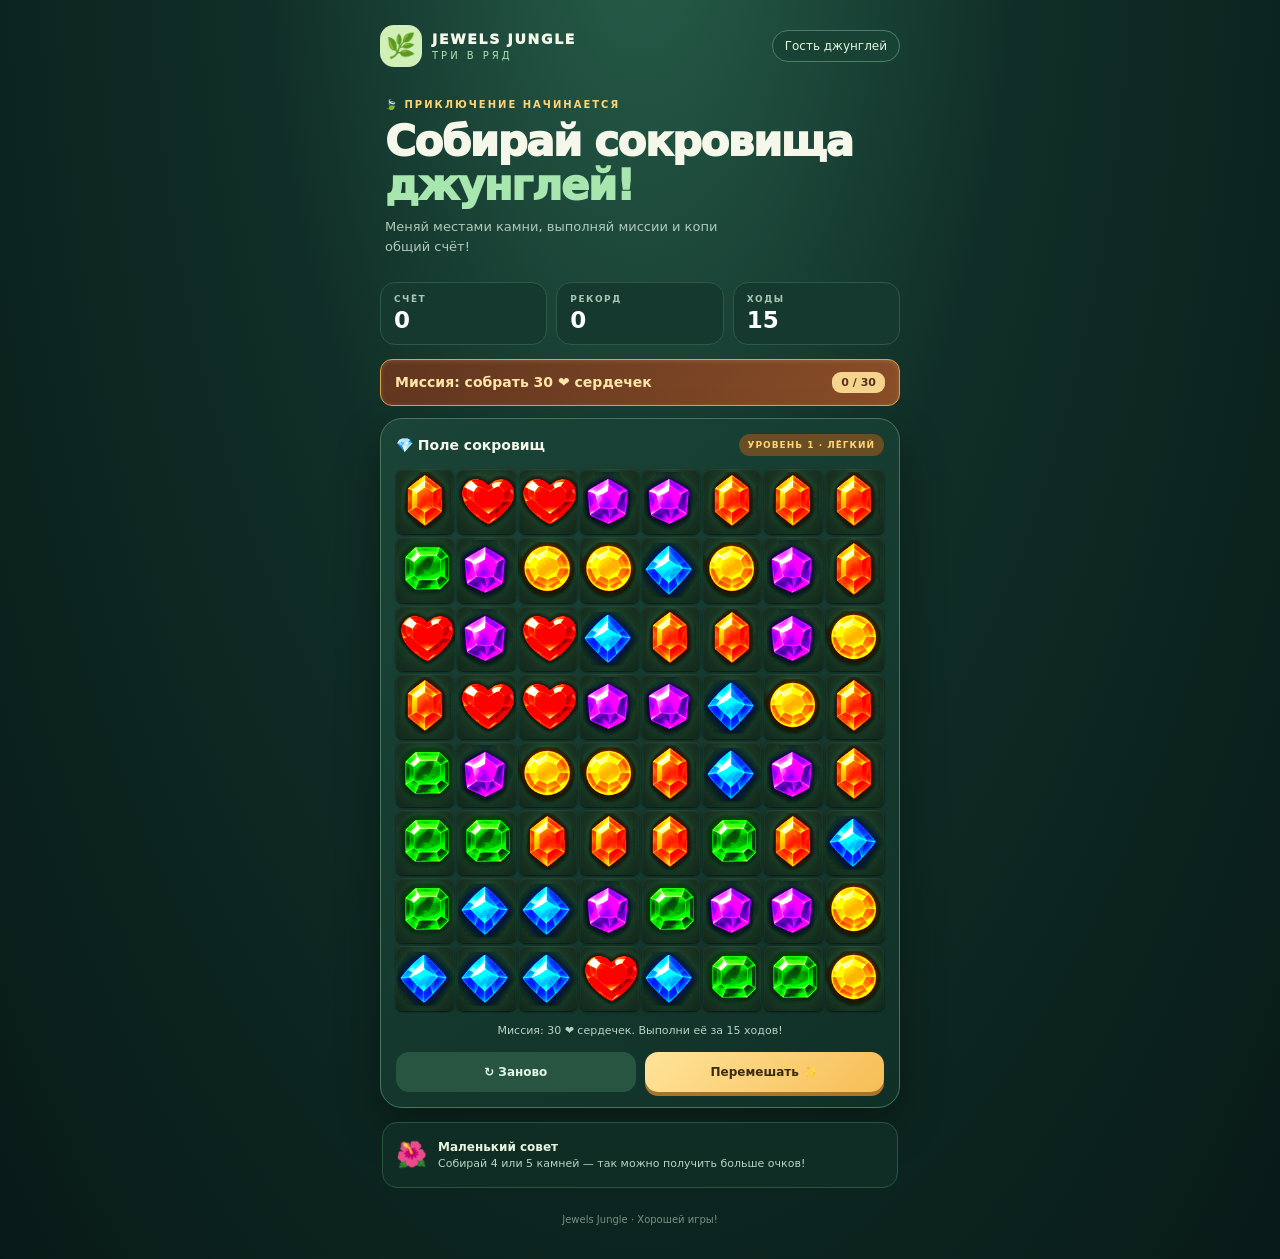
<file: index.html>
<!doctype html>
<html lang="ru">
<head>
  <meta charset="UTF-8">
  <meta name="viewport" content="width=device-width, initial-scale=1, viewport-fit=cover">
  <meta name="theme-color" content="#102b25">
  <meta name="description" content="Jewels Jungle — увлекательная игра три в ряд для Telegram.">
  <title>Jewels Jungle — Три в ряд</title>
  <link rel="stylesheet" href="styles.css?v=20261113h">
  <script src="https://telegram.org/js/telegram-web-app.js"></script>
</head>
<body>
  <main class="app">
    <header class="topbar">
      <div class="brand"><div class="brand-mark">🌿</div><div><div class="brand-name">JEWELS JUNGLE</div><div class="brand-sub">ТРИ В РЯД</div></div></div>
      <div class="profile" id="profile">Игрок</div>
    </header>
    <section class="hero">
      <div class="eyebrow">🍃 ПРИКЛЮЧЕНИЕ НАЧИНАЕТСЯ</div>
      <h1>Собирай сокровища<br><span>джунглей!</span></h1>
      <p>Меняй местами камни, выполняй миссии и копи общий счёт!</p>
    </section>
    <section class="stats" aria-label="Статистика игры">
      <div class="stat"><span>СЧЁТ</span><strong id="score">0</strong></div>
      <div class="stat"><span>РЕКОРД</span><strong id="best">0</strong></div>
      <div class="stat"><span>ХОДЫ</span><strong id="moves">25</strong></div>
    </section>
    <section class="goal-panel mission-panel"><div class="goal-row"><strong id="goalText">Миссия: собрать 30 сердечек</strong><span id="progressValue">0 / 30</span></div></section>
    <section class="game-card">
      <div class="board-heading"><span>💎 Поле сокровищ</span><span class="level" id="levelLabel">УРОВЕНЬ 1</span></div>
      <div id="board" class="board" role="grid" aria-label="Игровое поле"></div>
      <div class="hint" id="hint">Выбери камень, затем соседний, чтобы поменять их местами</div>
      <div class="actions"><button id="restart" class="secondary">↻ Заново</button><button id="shuffle" class="primary">Перемешать ✨</button></div>
    </section>
    <section class="bottom-note"><span>🌺</span><div><strong>Маленький совет</strong><br>Собирай 4 или 5 камней — так можно получить больше очков!</div></section>
    <footer>Jewels Jungle · Хорошей игры!</footer>
  </main>
  <div id="levelComplete" class="win-overlay" hidden aria-hidden="true" role="dialog" aria-modal="true" aria-labelledby="winTitle">
    <section class="win-panel">
      <button id="closeWin" class="win-close" type="button" aria-label="Закрыть">×</button>
      <div class="win-vines" aria-hidden="true">🌿 🌺 🌿</div>
      <div class="win-stars" aria-hidden="true">⭐ ✨ ⭐</div>
      <h2 id="winTitle">Уровень пройден!</h2>
      <div class="treasure-scene" role="img" aria-label="Сундук с сокровищами в джунглях">
        <div class="treasure-rays"></div><div class="treasure-chest">🧰</div>
        <div class="treasure-gems">💎 ❤️ 💚 🔷 💛</div>
        <div class="treasure-coins">🪙 🪙 🪙</div>
        <div class="treasure-forest">🌴　🌿　🏛️　🌿　🌴</div>
      </div>
      <div class="win-score"><span>ТВОЙ РЕЗУЛЬТАТ</span><strong id="winScore">0</strong></div>
      <button id="nextLevel" class="win-next" type="button">Далее »</button>
    </section>
  </div>
  <div class="toast" id="toast" role="status"></div>
  <script src="config.js"></script>
  <script src="game.js?v=20261113h"></script>
</body>
</html>
</file>
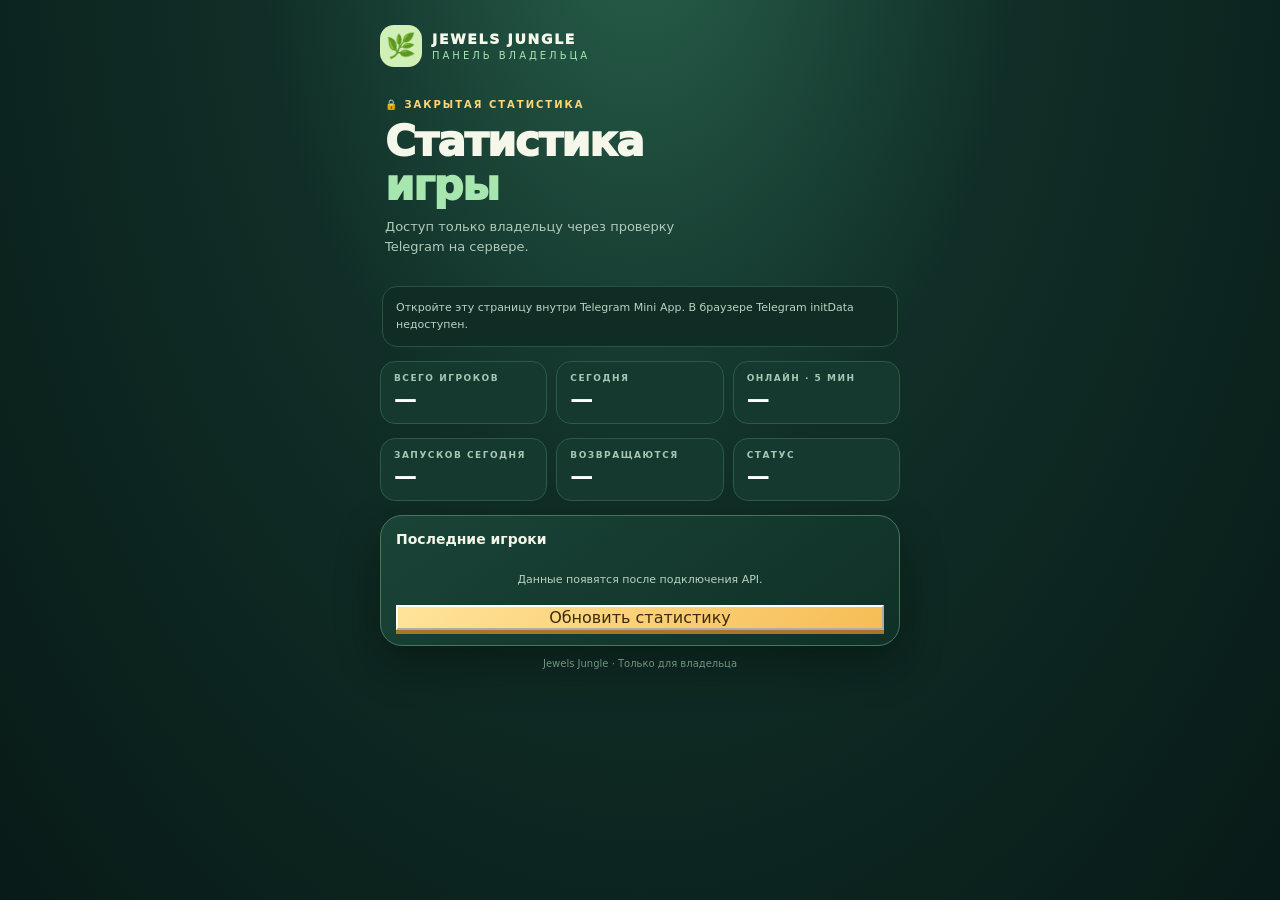
<file: admin.html>
<!doctype html>
<html lang="ru"><head><meta charset="UTF-8"><meta name="viewport" content="width=device-width,initial-scale=1"><meta name="theme-color" content="#102b25"><title>Jewels Jungle — Панель владельца</title><link rel="stylesheet" href="styles.css"><script src="https://telegram.org/js/telegram-web-app.js"></script></head>
<body><main class="app"><header class="topbar"><div class="brand"><div class="brand-mark">🌿</div><div><div class="brand-name">JEWELS JUNGLE</div><div class="brand-sub">ПАНЕЛЬ ВЛАДЕЛЬЦА</div></div></div></header>
<section class="hero"><div class="eyebrow">🔒 ЗАКРЫТАЯ СТАТИСТИКА</div><h1>Статистика<br><span>игры</span></h1><p>Доступ только владельцу через проверку Telegram на сервере.</p></section>
<div id="status" class="bottom-note">Подключение к серверу…</div>
<section class="stats"><div class="stat"><span>ВСЕГО ИГРОКОВ</span><strong id="total">—</strong></div><div class="stat"><span>СЕГОДНЯ</span><strong id="today">—</strong></div><div class="stat"><span>ОНЛАЙН · 5 МИН</span><strong id="online">—</strong></div></section>
<section class="stats"><div class="stat"><span>ЗАПУСКОВ СЕГОДНЯ</span><strong id="launches">—</strong></div><div class="stat"><span>ВОЗВРАЩАЮТСЯ</span><strong id="returning">—</strong></div><div class="stat"><span>СТАТУС</span><strong id="health">—</strong></div></section>
<section class="game-card"><div class="board-heading">Последние игроки</div><div id="recent" class="hint">Данные появятся после подключения API.</div><button id="refresh" class="primary" style="width:100%;margin-top:12px">Обновить статистику</button></section><footer>Jewels Jungle · Только для владельца</footer></main><script src="config.js"></script><script src="admin.js"></script></body></html>
</file>
<file: styles.css>
:root{color-scheme:dark;--bg:#0b211d;--panel:#15372f;--mint:#a8e6b0;--gold:#ffd477;--text:#f4f7e9;--muted:#b1c9bb}*{box-sizing:border-box}body{margin:0;min-height:100vh;background:radial-gradient(ellipse at 50% -10%,#28604b 0,#102e27 42%,#081a17 100%);font-family:Inter,system-ui,-apple-system,"Segoe UI",sans-serif;color:var(--text);padding:env(safe-area-inset-top) 14px env(safe-area-inset-bottom)}.app{max-width:520px;margin:0 auto;padding:16px 0 22px}.topbar{display:flex;align-items:center;justify-content:space-between}.brand{display:flex;gap:10px;align-items:center}.brand-mark{width:42px;height:42px;border-radius:14px;background:#d1f0b7;display:grid;place-items:center;font-size:24px}.brand-name{font-size:14px;font-weight:950;letter-spacing:1.7px}.brand-sub{font-size:10px;letter-spacing:3px;color:var(--mint);margin-top:3px}.profile{border:1px solid #4b8067;background:#174234;border-radius:20px;padding:8px 12px;font-size:12px;color:#e2f5df;max-width:130px;overflow:hidden;text-overflow:ellipsis;white-space:nowrap}.hero{padding:25px 5px 16px}.eyebrow{font-size:10px;letter-spacing:2px;color:var(--gold);font-weight:800}h1{font-size:clamp(30px,8vw,42px);line-height:1.04;margin:10px 0;font-weight:950;letter-spacing:-1.5px}h1 span{color:var(--mint)}.hero p{color:var(--muted);font-size:13px;line-height:1.5;margin:0;max-width:340px}.stats{display:grid;grid-template-columns:repeat(3,1fr);gap:9px;margin:10px 0 14px}.stat{background:#15382f;border:1px solid #2b5b48;border-radius:15px;padding:11px 13px}.stat span{display:block;font-size:9px;letter-spacing:1.5px;color:#a7c7b4;font-weight:800}.stat strong{display:block;font-size:23px;margin-top:3px;color:#fff}.game-card{background:linear-gradient(145deg,#1a4437,#103027);border:1px solid #47765b;border-radius:22px;padding:15px;box-shadow:0 18px 45px #0005}.board-heading{display:flex;justify-content:space-between;align-items:center;font-size:14px;font-weight:800;margin-bottom:13px}.level{font-size:9px;letter-spacing:1px;color:var(--gold);background:#684e22;padding:6px 9px;border-radius:20px}.board{display:grid;grid-template-columns:repeat(8,minmax(0,1fr));gap:5px;touch-action:manipulation;user-select:none}.tile{aspect-ratio:1;border:1px solid #ffffff35;border-radius:10px;background:radial-gradient(circle at 32% 22%,#548b68 0,#326c53 43%,#174331 100%);display:grid;place-items:center;font-size:clamp(25px,8vw,43px);line-height:1;padding:0;cursor:pointer;text-shadow:0 2px 2px #071a12,0 0 9px #ffffff35;filter:saturate(1.28) contrast(1.06);box-shadow:inset 0 2px 3px #ffffff38,inset 0 -3px 5px #09251c88,0 3px 0 #09231c;transition:transform .12s,filter .12s}.tile.selected{outline:3px solid #ffe18a;transform:scale(.92);filter:brightness(1.25)}.tile:active{transform:scale(.91)}.tile:focus-visible{outline:3px solid white}.hint{font-size:11px;color:#b9d2c3;text-align:center;line-height:1.45;min-height:31px;padding:12px 3px 5px}.actions{display:grid;grid-template-columns:1fr 1fr;gap:9px;margin-top:8px}button{font:inherit}.actions button{border:0;border-radius:13px;padding:13px 8px;font-weight:850;font-size:12px;cursor:pointer}.secondary{background:#285541;color:#e3f5e4}.primary{background:linear-gradient(135deg,#ffe49b,#f6bd55);color:#3b2b0d;box-shadow:0 4px 0 #a8752d}.bottom-note{display:flex;gap:11px;align-items:center;margin:14px 2px;padding:13px;border-radius:15px;background:#102d25;border:1px solid #285440;color:#b9d2c3;font-size:11px;line-height:1.5}.bottom-note>span{font-size:25px}.bottom-note strong{color:#e9f4df;font-size:12px}footer{text-align:center;color:#719483;font-size:10px;padding:12px}.toast{position:fixed;left:50%;bottom:25px;transform:translate(-50%,20px);background:#ffe29a;color:#34270d;border-radius:24px;padding:10px 18px;font-weight:800;font-size:13px;opacity:0;pointer-events:none;transition:.2s;white-space:nowrap;z-index:5}.toast.show{opacity:1;transform:translate(-50%,0)}@media(min-width:500px){.app{padding-top:25px}.hero{padding-top:32px}.tile{border-radius:13px}}
.goal-panel{background:#17392f;border:1px solid #315f49;border-radius:14px;padding:11px 13px;margin:0 0 12px}.goal-row{display:flex;justify-content:space-between;gap:10px;font-size:11px;color:#eaf4df}.goal-row span{color:var(--gold);font-weight:850}.progress-track{height:7px;border-radius:9px;background:#09251d;margin-top:9px;overflow:hidden}.progress-fill{height:100%;width:0;background:linear-gradient(90deg,#8ed99d,#f5d27a);border-radius:9px;transition:width .2s}.actions button:disabled{opacity:.45;cursor:not-allowed}

/* Custom illustrated jewels: replace flat emoji with faceted game pieces. */
.board{width:100%;max-width:100%;gap:3px}
.tile{min-width:0;overflow:visible;border:0;border-radius:7px;background:radial-gradient(ellipse at 50% 42%,#24482d 0,#172f20 74%,#102719 100%);box-shadow:inset 0 1px 2px #ffffff16,0 1px 2px #06170f;filter:none;padding:1px}
.tile .jewel-art{display:block;width:110%;height:110%;overflow:visible;filter:drop-shadow(0 2px 2px #0009) saturate(1.22) contrast(1.04)}
.tile.selected{outline:2px solid #ffe18a;transform:scale(.94);filter:brightness(1.12)}
@media(max-width:420px){
 body{padding-left:6px;padding-right:6px}
 .app{width:100%;padding-top:8px}
 .game-card{padding:9px;border-radius:17px}
 .board{gap:2px}
 .tile{border-radius:5px}
 .tile .jewel-art{width:110%;height:110%}
}

/* Richer jewel presentation: brighter facets and a crisp luminous edge. */
.tile .jewel-art{display:block;width:112%;height:112%;object-fit:contain;filter:drop-shadow(0 2px 2px #000b) drop-shadow(0 0 3px #7fffc044) saturate(1.42) contrast(1.16) brightness(1.06)}

/* Mobile-first drag controls: keep the gesture on the jewel board. */
.board{touch-action:none;user-select:none;-webkit-user-select:none;-webkit-touch-callout:none}
.tile{touch-action:none;user-select:none;-webkit-user-select:none}
.tile .jewel-art{pointer-events:none;-webkit-user-drag:none}

/* Prevent the page from moving while playing on touch screens. */
html,body{overscroll-behavior:none}
body{overscroll-behavior-y:none}
.board{touch-action:none!important;overscroll-behavior:contain; -webkit-tap-highlight-color:transparent}
.tile{touch-action:none!important}

/* Crystal burst and floating score feedback */
.board{position:relative;isolation:isolate}
.tile.crystal-pop{animation:crystalBurst .42s cubic-bezier(.2,.8,.3,1) forwards;z-index:2;pointer-events:none}
.tile.crystal-pop .jewel-art{animation:gemFlash .42s ease-out forwards}
.score-float{position:absolute;z-index:10;pointer-events:none;transform:translate(-50%,-50%);font-size:clamp(20px,6vw,30px);font-weight:1000;letter-spacing:.3px;color:#fff3a6;-webkit-text-stroke:1px #8b4d08;text-shadow:0 2px 0 #7d430b,0 0 10px #ffe56b,0 0 20px #ffb52b;animation:scoreRise .85s cubic-bezier(.15,.7,.25,1) forwards;white-space:nowrap}
@keyframes crystalBurst{0%{transform:scale(1);opacity:1;filter:brightness(1)}28%{transform:scale(1.24) rotate(7deg);opacity:1;filter:brightness(2.1) saturate(1.8)}65%{transform:scale(.72) rotate(-8deg);opacity:.75;filter:brightness(1.8)}100%{transform:scale(.12);opacity:0;filter:brightness(2.5)}}
@keyframes gemFlash{0%{filter:brightness(1)}25%{filter:brightness(2.3) saturate(1.8)}100%{filter:brightness(1.8);opacity:0}}
@keyframes scoreRise{0%{opacity:0;transform:translate(-50%,-20%) scale(.55)}15%{opacity:1;transform:translate(-50%,-50%) scale(1.18)}70%{opacity:1;transform:translate(-50%,-125%) scale(1)}100%{opacity:0;transform:translate(-50%,-190%) scale(.9)}}
@media(prefers-reduced-motion:reduce){.tile.crystal-pop,.score-float,.tile.crystal-pop .jewel-art{animation-duration:.01ms}}

/* Jungle level-complete celebration */
.win-overlay{position:fixed;inset:0;z-index:1000;display:grid;place-items:center;padding:18px;background:#080d0bd9;backdrop-filter:blur(3px);-webkit-backdrop-filter:blur(3px)}
.win-overlay[hidden]{display:none}
.win-panel{position:relative;width:min(100%,430px);overflow:hidden;padding:18px 18px 22px;border:7px solid #8b4b20;border-radius:25px;background:linear-gradient(135deg,#f7d59a,#bd7138 18%,#e9b66e 40%,#9c5428 78%,#f2c47b);box-shadow:0 0 0 3px #e9b66e,0 18px 55px #000b,inset 0 0 0 3px #6d371e;text-align:center;color:#fff7d9;animation:winAppear .42s cubic-bezier(.2,.85,.25,1)}
.win-panel:before{content:"";position:absolute;inset:8px;border:2px solid #ffdc8c88;border-radius:15px;pointer-events:none}
.win-close{position:absolute;z-index:2;right:8px;top:8px;width:43px;height:43px;border:3px solid #ffce82;border-radius:11px;background:linear-gradient(#ff6b4e,#b91e18);color:white;font-size:34px;line-height:1;font-weight:900;text-shadow:0 2px 2px #5d140e;box-shadow:0 4px 0 #6b2917}
.win-vines{font-size:22px;letter-spacing:7px;margin:0 30px 2px}
.win-stars{font-size:36px;filter:drop-shadow(0 2px 4px #9b4c00);margin:0 0 2px}
.win-panel h2{position:relative;margin:2px -4px 10px;padding:8px 5px;border:2px solid #f6d28c;border-radius:12px;background:linear-gradient(#a95a25,#d68a43,#9a4a1d);font-size:clamp(23px,6vw,31px);color:#fff1c7;text-shadow:0 3px 0 #773715,0 0 9px #ffcf67}
.treasure-scene{position:relative;min-height:220px;overflow:hidden;display:grid;place-items:center;border:5px solid #7b421f;border-radius:13px;background:radial-gradient(ellipse at 50% 55%,#fff3a6 0,#c4e68b 23%,#428c4b 52%,#16462e 100%);box-shadow:inset 0 0 28px #fff4b4,0 5px 0 #693719}
.treasure-rays{position:absolute;inset:-50%;background:repeating-conic-gradient(from 0deg at 50% 52%,#fff9a044 0deg 8deg,transparent 8deg 20deg);animation:treasureSpin 28s linear infinite}
.treasure-chest{position:relative;z-index:1;font-size:clamp(100px,28vw,145px);line-height:1.1;filter:drop-shadow(0 8px 5px #39200a99);animation:chestBounce 2s ease-in-out infinite}
.treasure-gems{position:absolute;z-index:2;top:15px;font-size:clamp(22px,7vw,34px);letter-spacing:3px;filter:drop-shadow(0 2px 4px #143b23)}
.treasure-coins{position:absolute;z-index:2;bottom:10px;font-size:28px;letter-spacing:7px}
.treasure-forest{position:absolute;bottom:0;left:0;right:0;font-size:26px;white-space:nowrap;opacity:.9}
.win-score{position:relative;margin:12px 0;padding:8px;border:2px solid #f2c77c;border-radius:12px;background:linear-gradient(#6d351b,#9c5228);box-shadow:inset 0 2px 8px #3a1b0d88}
.win-score span{display:block;font-size:11px;font-weight:900;letter-spacing:2px;color:#ffdfa1}
.win-score strong{display:block;font-size:clamp(31px,9vw,42px);line-height:1.1;color:#fff1c9;text-shadow:0 3px 0 #6d351b,0 0 10px #ffc95a}
.win-next{position:relative;width:88%;padding:13px 10px;border:4px solid #ffdb83;border-radius:17px;background:linear-gradient(#a6ff62 0%,#48d51d 45%,#16a60d 100%);color:white;font-size:clamp(25px,7vw,34px);font-weight:1000;text-shadow:0 3px 0 #176b12,0 0 7px #1b5b0c;box-shadow:0 6px 0 #6e3b1b,0 9px 18px #35190c88;cursor:pointer}
.win-next:active{transform:translateY(4px);box-shadow:0 2px 0 #6e3b1b}
@keyframes winAppear{from{opacity:0;transform:translateY(22px) scale(.9)}to{opacity:1;transform:translateY(0) scale(1)}}
@keyframes treasureSpin{to{transform:rotate(360deg)}}
@keyframes chestBounce{0%,100%{transform:translateY(0) scale(1)}50%{transform:translateY(-5px) scale(1.035)}}
@media(max-height:700px){.win-panel{padding:10px 13px 14px}.win-stars{font-size:26px}.treasure-scene{min-height:155px}.treasure-chest{font-size:100px}.win-score{margin:8px 0;padding:5px}}

.mission-panel{padding:12px 14px;border:1px solid #d6a34c;border-radius:12px;background:linear-gradient(135deg,#60351f,#8b4e28);box-shadow:inset 0 1px 5px #f7d18a33}
.mission-panel .goal-row{display:flex;align-items:center;justify-content:space-between;gap:10px}
.mission-panel #goalText{font-size:14px;line-height:1.35;color:#ffe5a6}
.mission-panel #progressValue{flex:none;padding:4px 9px;border-radius:9px;background:#f5d48d;color:#5b301b;font-weight:900;font-variant-numeric:tabular-nums}
</file>
